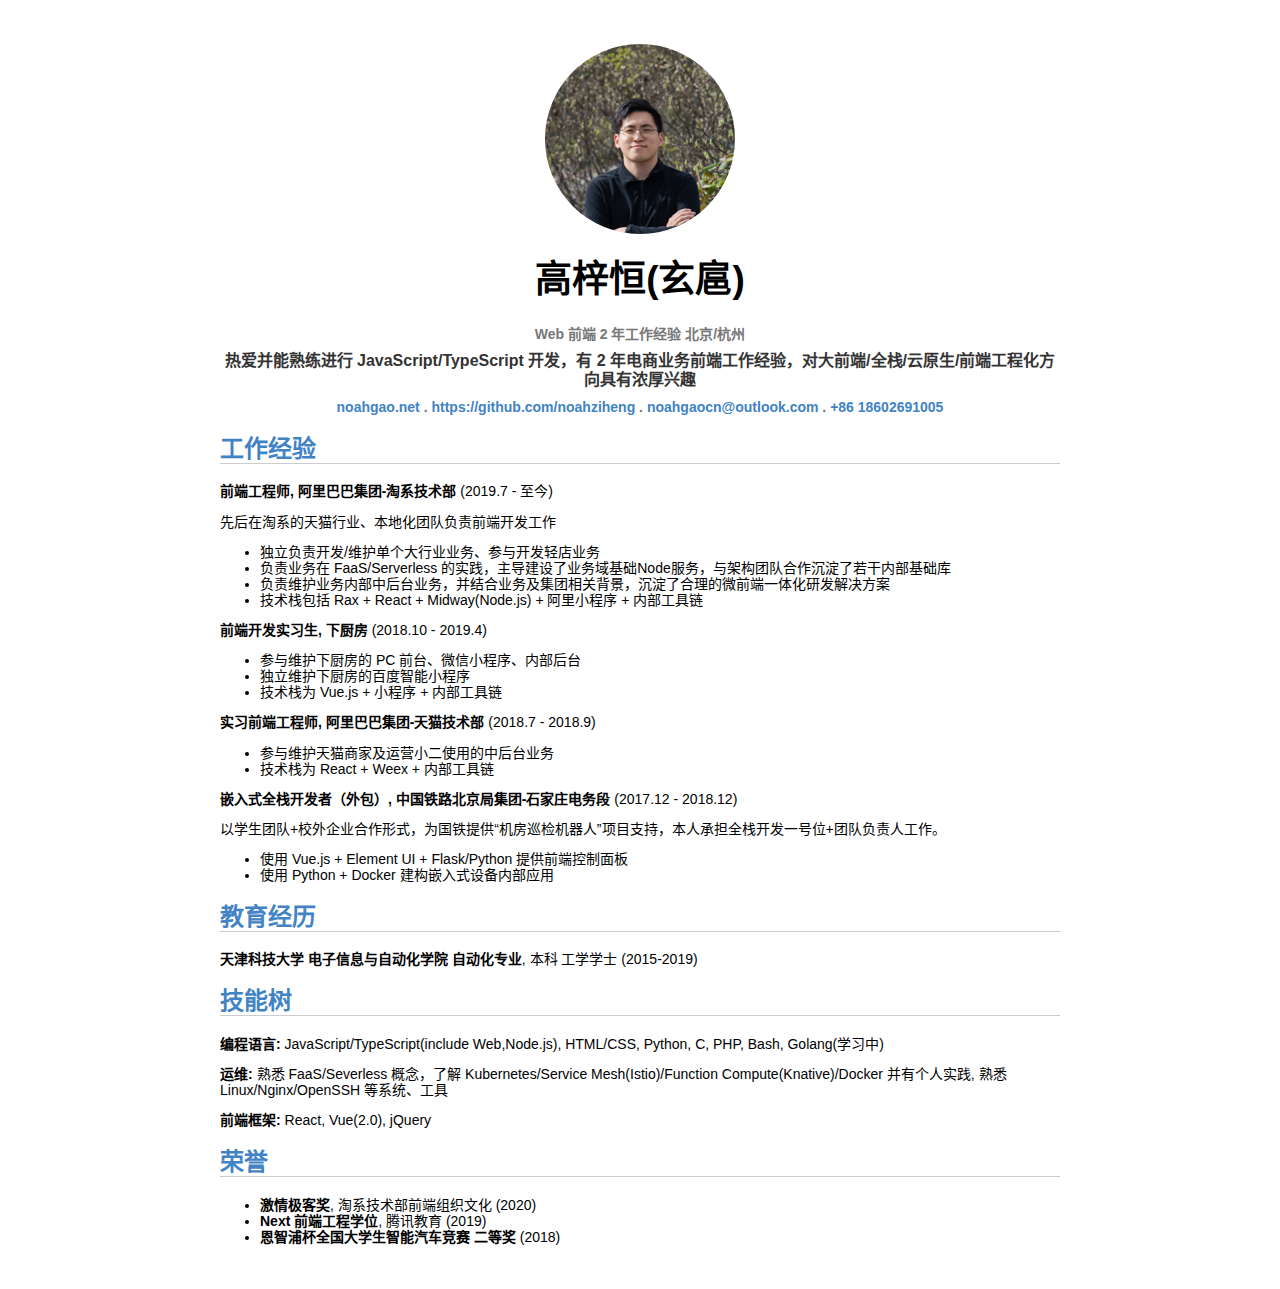
<file: index.html>
<!DOCTYPE html>
<html xmlns="http://www.w3.org/1999/xhtml" lang="zh-CN" xml:lang="zh-CN">
<head>
  <meta charset="utf-8" />
  <meta name="generator" content="pandoc" />
  <meta name="viewport" content="width=device-width, initial-scale=1.0, user-scalable=yes" />
  <meta name="author" content="Noah Gao" />
  <meta name="description" content="My resume" />
  <title>个人简历 - 高梓恒 - 前端工程师</title>
  <style>
    code{white-space: pre-wrap;}
    span.smallcaps{font-variant: small-caps;}
    span.underline{text-decoration: underline;}
    div.column{display: inline-block; vertical-align: top; width: 50%;}
    div.hanging-indent{margin-left: 1.5em; text-indent: -1.5em;}
    ul.task-list{list-style: none;}
    .display.math{display: block; text-align: center; margin: 0.5rem auto;}
  </style>
  <link rel="stylesheet" href="css/design.css" />
  <!--[if lt IE 9]>
    <script src="//cdnjs.cloudflare.com/ajax/libs/html5shiv/3.7.3/html5shiv-printshiv.min.js"></script>
  <![endif]-->
  <link rel="icon" type="image/png" href="img/resume.png" />
</head>
<body>
<p><img src="img/noah.png" /></p>
<h1 id="高梓恒玄扈">高梓恒(玄扈)</h1>
<h6 id="web-前端-2-年工作经验-北京杭州">Web 前端 2 年工作经验 北京/杭州</h6>
<h4 id="热爱并能熟练进行-javascripttypescript-开发有-2-年电商业务前端工作经验对大前端全栈云原生前端工程化方向具有浓厚兴趣">热爱并能熟练进行 JavaScript/TypeScript 开发，有 2 年电商业务前端工作经验，对大前端/全栈/云原生/前端工程化方向具有浓厚兴趣</h4>
<h6 id="noahgao.net-.-httpsgithub.comnoahziheng-.-noahgaocnoutlook.com-.-86-18602691005"><a href="https://noahgao.net">noahgao.net</a> . <a href="https://https://github.com/noahziheng">https://github.com/noahziheng</a> . <a href="mailto:noahgaocn@outlook.com">noahgaocn@outlook.com</a> . <a href="tel:+8618602691005">+86 18602691005</a></h6>
<h2 id="工作经验">工作经验</h2>
<p><strong>前端工程师, 阿里巴巴集团-淘系技术部</strong> (2019.7 - 至今)</p>
<p>先后在淘系的天猫行业、本地化团队负责前端开发工作</p>
<ul>
<li>独立负责开发/维护单个大行业业务、参与开发轻店业务</li>
<li>负责业务在 FaaS/Serverless 的实践，主导建设了业务域基础Node服务，与架构团队合作沉淀了若干内部基础库</li>
<li>负责维护业务内部中后台业务，并结合业务及集团相关背景，沉淀了合理的微前端一体化研发解决方案</li>
<li>技术栈包括 Rax + React + Midway(Node.js) + 阿里小程序 + 内部工具链</li>
</ul>
<p><strong>前端开发实习生, 下厨房</strong> (2018.10 - 2019.4)</p>
<ul>
<li>参与维护下厨房的 PC 前台、微信小程序、内部后台</li>
<li>独立维护下厨房的百度智能小程序</li>
<li>技术栈为 Vue.js + 小程序 + 内部工具链</li>
</ul>
<p><strong>实习前端工程师, 阿里巴巴集团-天猫技术部</strong> (2018.7 - 2018.9)</p>
<ul>
<li>参与维护天猫商家及运营小二使用的中后台业务</li>
<li>技术栈为 React + Weex + 内部工具链</li>
</ul>
<p><strong>嵌入式全栈开发者（外包）, 中国铁路北京局集团-石家庄电务段</strong> (2017.12 - 2018.12)</p>
<p>以学生团队+校外企业合作形式，为国铁提供“机房巡检机器人”项目支持，本人承担全栈开发一号位+团队负责人工作。</p>
<ul>
<li>使用 Vue.js + Element UI + Flask/Python 提供前端控制面板</li>
<li>使用 Python + Docker 建构嵌入式设备内部应用</li>
</ul>
<h2 id="教育经历">教育经历</h2>
<p><strong>天津科技大学 电子信息与自动化学院 自动化专业</strong>, 本科 工学学士 (2015-2019)</p>
<h2 id="技能树">技能树</h2>
<p><strong>编程语言:</strong> JavaScript/TypeScript(include Web,Node.js), HTML/CSS, Python, C, PHP, Bash, Golang(学习中)</p>
<p><strong>运维:</strong> 熟悉 FaaS/Severless 概念，了解 Kubernetes/Service Mesh(Istio)/Function Compute(Knative)/Docker 并有个人实践, 熟悉 Linux/Nginx/OpenSSH 等系统、工具</p>
<p><strong>前端框架:</strong> React, Vue(2.0), jQuery</p>
<h2 id="荣誉">荣誉</h2>
<ul>
<li><strong>激情极客奖</strong>, 淘系技术部前端组织文化 (2020)</li>
<li><strong>Next 前端工程学位</strong>, 腾讯教育 (2019)</li>
<li><strong>恩智浦杯全国大学生智能汽车竞赛 二等奖</strong> (2018)</li>
</ul>
</body>
</html>
</file>
<file: css/design.css>
/*! normalize.css v8.0.1 | MIT License | github.com/necolas/normalize.css */

/* Document
   ========================================================================== */

/**
 * 1. Correct the line height in all browsers.
 * 2. Prevent adjustments of font size after orientation changes in iOS.
 */

 html {
    font-family: sans-serif;
    line-height: 1.15; /* 1 */
    -webkit-text-size-adjust: 100%; /* 2 */
  }
  
  /* Sections
     ========================================================================== */
  
  /**
   * Remove the margin in all browsers.
   */
  
  body {
    margin: 0;
  }
  
  /**
   * Render the `main` element consistently in IE.
   */
  
  main {
    display: block;
  }
  
  /**
   * Correct the font size and margin on `h1` elements within `section` and
   * `article` contexts in Chrome, Firefox, and Safari.
   */
  
  h1 {
    font-size: 2em;
    margin: 0.67em 0;
  }
  
  /* Grouping content
     ========================================================================== */
  
  /**
   * 1. Add the correct box sizing in Firefox.
   * 2. Show the overflow in Edge and IE.
   */
  
  hr {
    box-sizing: content-box; /* 1 */
    height: 0; /* 1 */
    overflow: visible; /* 2 */
  }
  
  /**
   * 1. Correct the inheritance and scaling of font size in all browsers.
   * 2. Correct the odd `em` font sizing in all browsers.
   */
  
  pre {
    font-family: monospace, monospace; /* 1 */
    font-size: 1em; /* 2 */
  }
  
  /* Text-level semantics
     ========================================================================== */
  
  /**
   * Remove the gray background on active links in IE 10.
   */
  
  a {
    background-color: transparent;
  }
  
  /**
   * 1. Remove the bottom border in Chrome 57-
   * 2. Add the correct text decoration in Chrome, Edge, IE, Opera, and Safari.
   */
  
  abbr[title] {
    border-bottom: none; /* 1 */
    text-decoration: underline; /* 2 */
    text-decoration: underline dotted; /* 2 */
  }
  
  /**
   * Add the correct font weight in Chrome, Edge, and Safari.
   */
  
  b,
  strong {
    font-weight: bolder;
  }
  
  /**
   * 1. Correct the inheritance and scaling of font size in all browsers.
   * 2. Correct the odd `em` font sizing in all browsers.
   */
  
  code,
  kbd,
  samp {
    font-family: monospace, monospace; /* 1 */
    font-size: 1em; /* 2 */
  }
  
  /**
   * Add the correct font size in all browsers.
   */
  
  small {
    font-size: 80%;
  }
  
  /**
   * Prevent `sub` and `sup` elements from affecting the line height in
   * all browsers.
   */
  
  sub,
  sup {
    font-size: 75%;
    line-height: 0;
    position: relative;
    vertical-align: baseline;
  }
  
  sub {
    bottom: -0.25em;
  }
  
  sup {
    top: -0.5em;
  }
  
  /* Embedded content
     ========================================================================== */
  
  /**
   * Remove the border on images inside links in IE 10.
   */
  
  img {
    border-style: none;
  }
  
  /* Forms
     ========================================================================== */
  
  /**
   * 1. Change the font styles in all browsers.
   * 2. Remove the margin in Firefox and Safari.
   */
  
  button,
  input,
  optgroup,
  select,
  textarea {
    font-family: inherit; /* 1 */
    font-size: 100%; /* 1 */
    line-height: 1.15; /* 1 */
    margin: 0; /* 2 */
  }
  
  /**
   * Show the overflow in IE.
   * 1. Show the overflow in Edge.
   */
  
  button,
  input { /* 1 */
    overflow: visible;
  }
  
  /**
   * Remove the inheritance of text transform in Edge, Firefox, and IE.
   * 1. Remove the inheritance of text transform in Firefox.
   */
  
  button,
  select { /* 1 */
    text-transform: none;
  }
  
  /**
   * Correct the inability to style clickable types in iOS and Safari.
   */
  
  button,
  [type="button"],
  [type="reset"],
  [type="submit"] {
    -webkit-appearance: button;
  }
  
  /**
   * Remove the inner border and padding in Firefox.
   */
  
  button::-moz-focus-inner,
  [type="button"]::-moz-focus-inner,
  [type="reset"]::-moz-focus-inner,
  [type="submit"]::-moz-focus-inner {
    border-style: none;
    padding: 0;
  }
  
  /**
   * Restore the focus styles unset by the previous rule.
   */
  
  button:-moz-focusring,
  [type="button"]:-moz-focusring,
  [type="reset"]:-moz-focusring,
  [type="submit"]:-moz-focusring {
    outline: 1px dotted ButtonText;
  }
  
  /**
   * Correct the padding in Firefox.
   */
  
  fieldset {
    padding: 0.35em 0.75em 0.625em;
  }
  
  /**
   * 1. Correct the text wrapping in Edge and IE.
   * 2. Correct the color inheritance from `fieldset` elements in IE.
   * 3. Remove the padding so developers are not caught out when they zero out
   *    `fieldset` elements in all browsers.
   */
  
  legend {
    box-sizing: border-box; /* 1 */
    color: inherit; /* 2 */
    display: table; /* 1 */
    max-width: 100%; /* 1 */
    padding: 0; /* 3 */
    white-space: normal; /* 1 */
  }
  
  /**
   * Add the correct vertical alignment in Chrome, Firefox, and Opera.
   */
  
  progress {
    vertical-align: baseline;
  }
  
  /**
   * Remove the default vertical scrollbar in IE 10+.
   */
  
  textarea {
    overflow: auto;
  }
  
  /**
   * 1. Add the correct box sizing in IE 10.
   * 2. Remove the padding in IE 10.
   */
  
  [type="checkbox"],
  [type="radio"] {
    box-sizing: border-box; /* 1 */
    padding: 0; /* 2 */
  }
  
  /**
   * Correct the cursor style of increment and decrement buttons in Chrome.
   */
  
  [type="number"]::-webkit-inner-spin-button,
  [type="number"]::-webkit-outer-spin-button {
    height: auto;
  }
  
  /**
   * 1. Correct the odd appearance in Chrome and Safari.
   * 2. Correct the outline style in Safari.
   */
  
  [type="search"] {
    -webkit-appearance: textfield; /* 1 */
    outline-offset: -2px; /* 2 */
  }
  
  /**
   * Remove the inner padding in Chrome and Safari on macOS.
   */
  
  [type="search"]::-webkit-search-decoration {
    -webkit-appearance: none;
  }
  
  /**
   * 1. Correct the inability to style clickable types in iOS and Safari.
   * 2. Change font properties to `inherit` in Safari.
   */
  
  ::-webkit-file-upload-button {
    -webkit-appearance: button; /* 1 */
    font: inherit; /* 2 */
  }
  
  /* Interactive
     ========================================================================== */
  
  /*
   * Add the correct display in Edge, IE 10+, and Firefox.
   */
  
  details {
    display: block;
  }
  
  /*
   * Add the correct display in all browsers.
   */
  
  summary {
    display: list-item;
  }
  
  /* Misc
     ========================================================================== */
  
  /**
   * Add the correct display in IE 10+.
   */
  
  template {
    display: none;
  }
  
  /**
   * Add the correct display in IE 10.
   */
  
  [hidden] {
    display: none;
  }
  

html,body {        
    margin: auto;
    max-width: 60em; 
}

a {
  color: #4183c4;
  text-decoration: none;
}

body {
  padding: 30px;
  font-size: 14px;
}

img {
  border-radius: 50%;
  display: block;
  margin-left: auto;
  margin-right: auto;
  
}

h1 {
  font-size: 37px;
  color: #000;
  text-align: center;
}

h2 {
  font-size: 24px;
  border-bottom: 1px solid #ccc;
  color: #4183c4;
}

h3 {
  font-size: 18px;
  color: #333;
}

h4 {
  font-size: 16px;
  color: #333;
  text-align: center;
  -webkit-margin-before: 0.02em;
  -webkit-margin-after: 0.02em;
}

h5 {
  font-size: 14px;
  color: #333;
  text-align: center;
}

h6 {
  color: #777;
  font-size: 14px;
  font-weight: bold;
  margin: 10px 0 10px;
  text-align: center;
}
</file>
